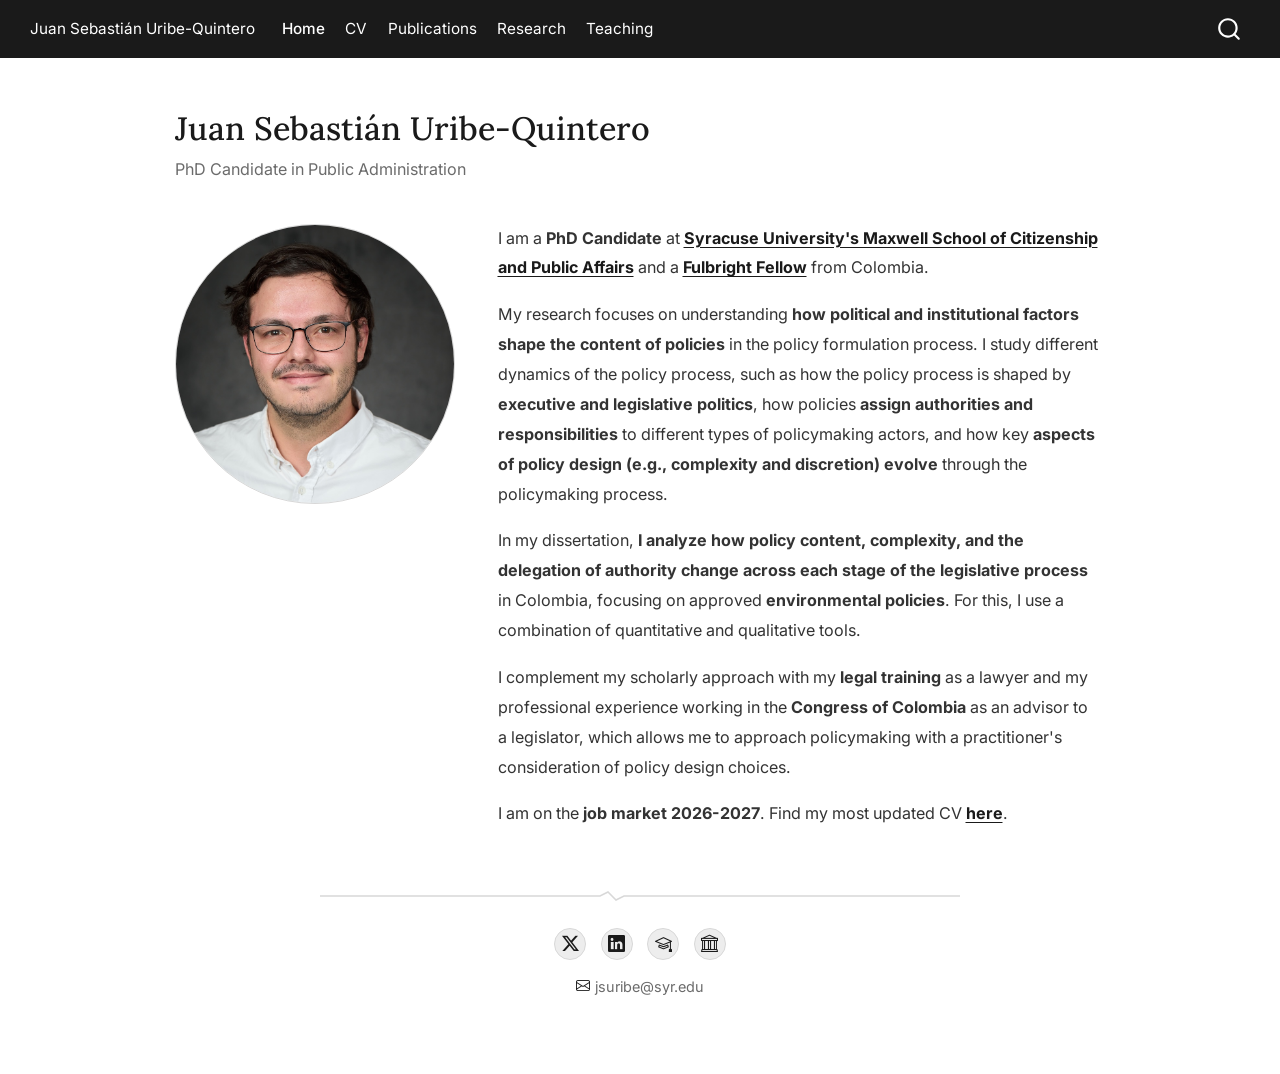
<file: index.html>
<!DOCTYPE html>
<html xmlns="http://www.w3.org/1999/xhtml" lang="en" xml:lang="en"><head>

<meta charset="utf-8">
<meta name="generator" content="quarto-1.9.37">

<meta name="viewport" content="width=device-width, initial-scale=1.0, user-scalable=yes">


<title>Juan Sebastián Uribe-Quintero</title>
<style>
/* Default styles provided by pandoc.
** See https://pandoc.org/MANUAL.html#variables-for-html for config info.
*/
code{white-space: pre-wrap;}
span.smallcaps{font-variant: small-caps;}
div.columns{display: flex; gap: min(4vw, 1.5em);}
div.column{flex: auto; overflow-x: auto;}
div.hanging-indent{margin-left: 1.5em; text-indent: -1.5em;}
ul.task-list{list-style: none;}
ul.task-list li input[type="checkbox"] {
  width: 0.8em;
  margin: 0 0.8em 0.2em -1em; /* quarto-specific, see https://github.com/quarto-dev/quarto-cli/issues/4556 */ 
  vertical-align: middle;
}
</style>


<script src="site_libs/quarto-nav/quarto-nav.js"></script>
<script src="site_libs/quarto-nav/headroom.min.js"></script>
<script src="site_libs/clipboard/clipboard.min.js"></script>
<script src="site_libs/quarto-search/autocomplete.umd.js"></script>
<script src="site_libs/quarto-search/fuse.min.js"></script>
<script src="site_libs/quarto-search/quarto-search.js"></script>
<meta name="quarto:offset" content="./">
<script src="site_libs/quarto-html/quarto.js" type="module"></script>
<script src="site_libs/quarto-html/tabsets/tabsets.js" type="module"></script>
<script src="site_libs/quarto-html/popper.min.js"></script>
<script src="site_libs/quarto-html/tippy.umd.min.js"></script>
<script src="site_libs/quarto-html/anchor.min.js"></script>
<link href="site_libs/quarto-html/tippy.css" rel="stylesheet">
<link href="site_libs/quarto-html/quarto-syntax-highlighting-7f8f88aac4f3542376d5c11b86a4c14d.css" rel="stylesheet" id="quarto-text-highlighting-styles">
<script src="site_libs/bootstrap/bootstrap.min.js"></script>
<link href="site_libs/bootstrap/bootstrap-icons.css" rel="stylesheet">
<link href="site_libs/bootstrap/bootstrap-7c0d62356f257a6a62d82369d6a83275.min.css" rel="stylesheet" append-hash="true" id="quarto-bootstrap" data-mode="light">
<script id="quarto-search-options" type="application/json">{
  "location": "navbar",
  "copy-button": false,
  "collapse-after": 3,
  "panel-placement": "end",
  "type": "overlay",
  "limit": 50,
  "keyboard-shortcut": [
    "f",
    "/",
    "s"
  ],
  "show-item-context": false,
  "language": {
    "search-no-results-text": "No results",
    "search-matching-documents-text": "matching documents",
    "search-copy-link-title": "Copy link to search",
    "search-hide-matches-text": "Hide additional matches",
    "search-more-match-text": "more match in this document",
    "search-more-matches-text": "more matches in this document",
    "search-clear-button-title": "Clear",
    "search-text-placeholder": "",
    "search-detached-cancel-button-title": "Cancel",
    "search-submit-button-title": "Submit",
    "search-label": "Search"
  }
}</script>
<script async="" src="https://www.googletagmanager.com/gtag/js?id=G-H1GMNETBVV"></script>

<script type="text/javascript">

window.dataLayer = window.dataLayer || [];
function gtag(){dataLayer.push(arguments);}
gtag('js', new Date());
gtag('config', 'G-H1GMNETBVV', { 'anonymize_ip': true});
</script>
<link rel="stylesheet" href="https://cdn.jsdelivr.net/npm/bootstrap-icons@1.11.3/font/bootstrap-icons.min.css">
<link rel="preconnect" href="https://fonts.googleapis.com">
<link href="https://fonts.googleapis.com/css2?family=Lora:wght@400;500&amp;family=Inter:wght@400;500&amp;display=swap" rel="stylesheet">


<link rel="stylesheet" href="styles.css">
</head>

<body class="nav-fixed fullcontent quarto-light">

<div id="quarto-search-results"></div>
  <header id="quarto-header" class="headroom fixed-top">
    <nav class="navbar navbar-expand-lg " data-bs-theme="dark">
      <div class="navbar-container container-fluid">
      <div class="navbar-brand-container mx-auto">
    <a class="navbar-brand" href="./index.html">
    <span class="navbar-title">Juan Sebastián Uribe-Quintero</span>
    </a>
  </div>
            <div id="quarto-search" class="" title="Search"></div>
          <button class="navbar-toggler" type="button" data-bs-toggle="collapse" data-bs-target="#navbarCollapse" aria-controls="navbarCollapse" role="menu" aria-expanded="false" aria-label="Toggle navigation" onclick="if (window.quartoToggleHeadroom) { window.quartoToggleHeadroom(); }">
  <span class="navbar-toggler-icon"></span>
</button>
          <div class="collapse navbar-collapse" id="navbarCollapse">
            <ul class="navbar-nav navbar-nav-scroll me-auto">
  <li class="nav-item">
    <a class="nav-link active" href="./index.html" aria-current="page"> 
<span class="menu-text">Home</span></a>
  </li>  
  <li class="nav-item">
    <a class="nav-link" href="./cv.html"> 
<span class="menu-text">CV</span></a>
  </li>  
  <li class="nav-item">
    <a class="nav-link" href="./publications.html"> 
<span class="menu-text">Publications</span></a>
  </li>  
  <li class="nav-item">
    <a class="nav-link" href="./research.html"> 
<span class="menu-text">Research</span></a>
  </li>  
  <li class="nav-item">
    <a class="nav-link" href="./teaching.html"> 
<span class="menu-text">Teaching</span></a>
  </li>  
</ul>
          </div> <!-- /navcollapse -->
            <div class="quarto-navbar-tools">
</div>
      </div> <!-- /container-fluid -->
    </nav>
</header>
<!-- content -->
<div id="quarto-content" class="quarto-container page-columns page-rows-contents page-layout-article page-navbar">
<!-- sidebar -->
<!-- margin-sidebar -->
    
<!-- main -->
<main class="content" id="quarto-document-content"><header id="title-block-header" class="quarto-title-block"></header>




<div class="name-heading">Juan Sebastián Uribe-Quintero</div>
<div class="subtitle">PhD Candidate in Public Administration</div>
<div class="home-flex">
  <div class="avatar-circle">
    <img src="files/photo.jpg" alt="Juan Sebastián Uribe-Quintero">
  </div>
  <div class="bio-text">
    <p>I am a <strong>PhD Candidate</strong> at <a href="https://www.maxwell.syr.edu/"><strong>Syracuse University's Maxwell School of Citizenship and Public Affairs</strong></a> and a <a href="https://fulbright.edu.co/"><strong>Fulbright Fellow</strong></a> from Colombia.</p>
    <p>My research focuses on understanding <strong>how political and institutional factors shape the content of policies</strong> in the policy formulation process. I study different dynamics of the policy process, such as how the policy process is shaped by <strong>executive and legislative politics</strong>, how policies <strong>assign authorities and responsibilities</strong> to different types of policymaking actors, and how key <strong>aspects of policy design (e.g., complexity and discretion) evolve</strong> through the policymaking process.</p>
    <p>In my dissertation, <strong>I analyze how policy content, complexity, and the delegation of authority change across each stage of the legislative process</strong> in Colombia, focusing on approved <strong>environmental policies</strong>. For this, I use a combination of quantitative and qualitative tools.</p>
    <p>I complement my scholarly approach with my <strong>legal training</strong> as a lawyer and my professional experience working in the <strong>Congress of Colombia</strong> as an advisor to a legislator, which allows me to approach policymaking with a practitioner's consideration of policy design choices.</p>
    <p>I am on the <strong>job market 2026-2027</strong>. Find my most updated CV <a href="files/cv-english.pdf" target="_blank"><strong>here</strong></a>.</p>
  </div>
</div>
<svg class="divider-verse" viewbox="0 0 640 14" xmlns="http://www.w3.org/2000/svg">
  <path d="M0,7 L280,7 L288,3 L296,11 L304,7 L640,7" stroke="#d8d8d8" stroke-width="1.5" fill="none"></path>
</svg>
<div class="social-row">
  <a class="social-icon" href="https://x.com/JuanSUribeQ" aria-label="Twitter/X"><i class="bi bi-twitter-x"></i></a>
  <a class="social-icon" href="https://www.linkedin.com/in/juansuribeq/" aria-label="LinkedIn"><i class="bi bi-linkedin"></i></a>
  <a class="social-icon" href="https://scholar.google.com/citations?user=bV47-oQAAAAJ&amp;hl=en" aria-label="Google Scholar"><i class="bi bi-mortarboard"></i></a>
  <a class="social-icon" href="https://www.maxwell.syr.edu/research/center-for-policy-research/people/students/juan-sebasti%C3%A1n-uribe-quintero" aria-label="Syracuse University"><i class="bi bi-bank"></i></a>
</div>
<div class="contact-row">
  <span><i class="bi bi-envelope"></i>jsuribe@syr.edu</span>
</div>



</main> <!-- /main -->
<script id="quarto-html-after-body" type="application/javascript">
  window.document.addEventListener("DOMContentLoaded", function (event) {
    const icon = "";
    const anchorJS = new window.AnchorJS();
    anchorJS.options = {
      placement: 'right',
      icon: icon
    };
    anchorJS.add('.anchored');
    const isCodeAnnotation = (el) => {
      for (const clz of el.classList) {
        if (clz.startsWith('code-annotation-')) {                     
          return true;
        }
      }
      return false;
    }
    const onCopySuccess = function(e) {
      // button target
      const button = e.trigger;
      // don't keep focus
      button.blur();
      // flash "checked"
      button.classList.add('code-copy-button-checked');
      var currentTitle = button.getAttribute("title");
      button.setAttribute("title", "Copied!");
      let tooltip;
      if (window.bootstrap) {
        button.setAttribute("data-bs-toggle", "tooltip");
        button.setAttribute("data-bs-placement", "left");
        button.setAttribute("data-bs-title", "Copied!");
        tooltip = new bootstrap.Tooltip(button, 
          { trigger: "manual", 
            customClass: "code-copy-button-tooltip",
            offset: [0, -8]});
        tooltip.show();    
      }
      setTimeout(function() {
        if (tooltip) {
          tooltip.hide();
          button.removeAttribute("data-bs-title");
          button.removeAttribute("data-bs-toggle");
          button.removeAttribute("data-bs-placement");
        }
        button.setAttribute("title", currentTitle);
        button.classList.remove('code-copy-button-checked');
      }, 1000);
      // clear code selection
      e.clearSelection();
    }
    const getTextToCopy = function(trigger) {
      const outerScaffold = trigger.parentElement.cloneNode(true);
      const codeEl = outerScaffold.querySelector('code');
      for (const childEl of codeEl.children) {
        if (isCodeAnnotation(childEl)) {
          childEl.remove();
        }
      }
      return codeEl.innerText;
    }
    const clipboard = new window.ClipboardJS('.code-copy-button:not([data-in-quarto-modal])', {
      text: getTextToCopy
    });
    clipboard.on('success', onCopySuccess);
    if (window.document.getElementById('quarto-embedded-source-code-modal')) {
      const clipboardModal = new window.ClipboardJS('.code-copy-button[data-in-quarto-modal]', {
        text: getTextToCopy,
        container: window.document.getElementById('quarto-embedded-source-code-modal')
      });
      clipboardModal.on('success', onCopySuccess);
    }
      var localhostRegex = new RegExp(/^(?:http|https):\/\/localhost\:?[0-9]*\//);
      var mailtoRegex = new RegExp(/^mailto:/);
        var filterRegex = new RegExp("https:\/\/juansuribeq\.github\.io\/");
      var isInternal = (href) => {
          return filterRegex.test(href) || localhostRegex.test(href) || mailtoRegex.test(href);
      }
      // Inspect non-navigation links and adorn them if external
     var links = window.document.querySelectorAll('a[href]:not(.nav-link):not(.navbar-brand):not(.toc-action):not(.sidebar-link):not(.sidebar-item-toggle):not(.pagination-link):not(.no-external):not([aria-hidden]):not(.dropdown-item):not(.quarto-navigation-tool):not(.about-link)');
      for (var i=0; i<links.length; i++) {
        const link = links[i];
        if (!isInternal(link.href)) {
          // undo the damage that might have been done by quarto-nav.js in the case of
          // links that we want to consider external
          if (link.dataset.originalHref !== undefined) {
            link.href = link.dataset.originalHref;
          }
        }
      }
    function tippyHover(el, contentFn, onTriggerFn, onUntriggerFn) {
      const config = {
        allowHTML: true,
        maxWidth: 500,
        delay: 100,
        arrow: false,
        appendTo: function(el) {
            return el.parentElement;
        },
        interactive: true,
        interactiveBorder: 10,
        theme: 'quarto',
        placement: 'bottom-start',
      };
      if (contentFn) {
        config.content = contentFn;
      }
      if (onTriggerFn) {
        config.onTrigger = onTriggerFn;
      }
      if (onUntriggerFn) {
        config.onUntrigger = onUntriggerFn;
      }
      window.tippy(el, config); 
    }
    const noterefs = window.document.querySelectorAll('a[role="doc-noteref"]');
    for (var i=0; i<noterefs.length; i++) {
      const ref = noterefs[i];
      tippyHover(ref, function() {
        // use id or data attribute instead here
        let href = ref.getAttribute('data-footnote-href') || ref.getAttribute('href');
        try { href = new URL(href).hash; } catch {}
        const id = href.replace(/^#\/?/, "");
        const note = window.document.getElementById(id);
        if (note) {
          return note.innerHTML;
        } else {
          return "";
        }
      });
    }
    const xrefs = window.document.querySelectorAll('a.quarto-xref');
    const processXRef = (id, note) => {
      // Strip column container classes
      const stripColumnClz = (el) => {
        el.classList.remove("page-full", "page-columns");
        if (el.children) {
          for (const child of el.children) {
            stripColumnClz(child);
          }
        }
      }
      stripColumnClz(note)
      if (id === null || id.startsWith('sec-')) {
        // Special case sections, only their first couple elements
        const container = document.createElement("div");
        if (note.children && note.children.length > 2) {
          container.appendChild(note.children[0].cloneNode(true));
          for (let i = 1; i < note.children.length; i++) {
            const child = note.children[i];
            if (child.tagName === "P" && child.innerText === "") {
              continue;
            } else {
              container.appendChild(child.cloneNode(true));
              break;
            }
          }
          if (window.Quarto?.typesetMath) {
            window.Quarto.typesetMath(container);
          }
          return container.innerHTML
        } else {
          if (window.Quarto?.typesetMath) {
            window.Quarto.typesetMath(note);
          }
          return note.innerHTML;
        }
      } else {
        // Remove any anchor links if they are present
        const anchorLink = note.querySelector('a.anchorjs-link');
        if (anchorLink) {
          anchorLink.remove();
        }
        if (window.Quarto?.typesetMath) {
          window.Quarto.typesetMath(note);
        }
        if (note.classList.contains("callout")) {
          return note.outerHTML;
        } else {
          return note.innerHTML;
        }
      }
    }
    for (var i=0; i<xrefs.length; i++) {
      const xref = xrefs[i];
      tippyHover(xref, undefined, function(instance) {
        instance.disable();
        let url = xref.getAttribute('href');
        let hash = undefined; 
        if (url.startsWith('#')) {
          hash = url;
        } else {
          try { hash = new URL(url).hash; } catch {}
        }
        if (hash) {
          const id = hash.replace(/^#\/?/, "");
          const note = window.document.getElementById(id);
          if (note !== null) {
            try {
              const html = processXRef(id, note.cloneNode(true));
              instance.setContent(html);
            } finally {
              instance.enable();
              instance.show();
            }
          } else {
            // See if we can fetch this
            fetch(url.split('#')[0])
            .then(res => res.text())
            .then(html => {
              const parser = new DOMParser();
              const htmlDoc = parser.parseFromString(html, "text/html");
              const note = htmlDoc.getElementById(id);
              if (note !== null) {
                const html = processXRef(id, note);
                instance.setContent(html);
              } 
            }).finally(() => {
              instance.enable();
              instance.show();
            });
          }
        } else {
          // See if we can fetch a full url (with no hash to target)
          // This is a special case and we should probably do some content thinning / targeting
          fetch(url)
          .then(res => res.text())
          .then(html => {
            const parser = new DOMParser();
            const htmlDoc = parser.parseFromString(html, "text/html");
            const note = htmlDoc.querySelector('main.content');
            if (note !== null) {
              // This should only happen for chapter cross references
              // (since there is no id in the URL)
              // remove the first header
              if (note.children.length > 0 && note.children[0].tagName === "HEADER") {
                note.children[0].remove();
              }
              const html = processXRef(null, note);
              instance.setContent(html);
            } 
          }).finally(() => {
            instance.enable();
            instance.show();
          });
        }
      }, function(instance) {
      });
    }
        let selectedAnnoteEl;
        const selectorForAnnotation = ( cell, annotation) => {
          let cellAttr = 'data-code-cell="' + cell + '"';
          let lineAttr = 'data-code-annotation="' +  annotation + '"';
          const selector = 'span[' + cellAttr + '][' + lineAttr + ']';
          return selector;
        }
        const selectCodeLines = (annoteEl) => {
          const doc = window.document;
          const targetCell = annoteEl.getAttribute("data-target-cell");
          const targetAnnotation = annoteEl.getAttribute("data-target-annotation");
          const annoteSpan = window.document.querySelector(selectorForAnnotation(targetCell, targetAnnotation));
          const lines = annoteSpan.getAttribute("data-code-lines").split(",");
          const lineIds = lines.map((line) => {
            return targetCell + "-" + line;
          })
          let top = null;
          let height = null;
          let parent = null;
          if (lineIds.length > 0) {
              //compute the position of the single el (top and bottom and make a div)
              const el = window.document.getElementById(lineIds[0]);
              top = el.offsetTop;
              height = el.offsetHeight;
              parent = el.parentElement.parentElement;
            if (lineIds.length > 1) {
              const lastEl = window.document.getElementById(lineIds[lineIds.length - 1]);
              const bottom = lastEl.offsetTop + lastEl.offsetHeight;
              height = bottom - top;
            }
            if (top !== null && height !== null && parent !== null) {
              // cook up a div (if necessary) and position it 
              let div = window.document.getElementById("code-annotation-line-highlight");
              if (div === null) {
                div = window.document.createElement("div");
                div.setAttribute("id", "code-annotation-line-highlight");
                div.style.position = 'absolute';
                parent.appendChild(div);
              }
              div.style.top = top - 2 + "px";
              div.style.height = height + 4 + "px";
              div.style.left = 0;
              let gutterDiv = window.document.getElementById("code-annotation-line-highlight-gutter");
              if (gutterDiv === null) {
                gutterDiv = window.document.createElement("div");
                gutterDiv.setAttribute("id", "code-annotation-line-highlight-gutter");
                gutterDiv.style.position = 'absolute';
                const codeCell = window.document.getElementById(targetCell);
                const gutter = codeCell.querySelector('.code-annotation-gutter');
                gutter.appendChild(gutterDiv);
              }
              gutterDiv.style.top = top - 2 + "px";
              gutterDiv.style.height = height + 4 + "px";
            }
            selectedAnnoteEl = annoteEl;
          }
        };
        const unselectCodeLines = () => {
          const elementsIds = ["code-annotation-line-highlight", "code-annotation-line-highlight-gutter"];
          elementsIds.forEach((elId) => {
            const div = window.document.getElementById(elId);
            if (div) {
              div.remove();
            }
          });
          selectedAnnoteEl = undefined;
        };
          // Handle positioning of the toggle
      window.addEventListener(
        "resize",
        throttle(() => {
          elRect = undefined;
          if (selectedAnnoteEl) {
            selectCodeLines(selectedAnnoteEl);
          }
        }, 10)
      );
      function throttle(fn, ms) {
      let throttle = false;
      let timer;
        return (...args) => {
          if(!throttle) { // first call gets through
              fn.apply(this, args);
              throttle = true;
          } else { // all the others get throttled
              if(timer) clearTimeout(timer); // cancel #2
              timer = setTimeout(() => {
                fn.apply(this, args);
                timer = throttle = false;
              }, ms);
          }
        };
      }
        // Attach click handler to the DT
        const annoteDls = window.document.querySelectorAll('dt[data-target-cell]');
        for (const annoteDlNode of annoteDls) {
          annoteDlNode.addEventListener('click', (event) => {
            const clickedEl = event.target;
            if (clickedEl !== selectedAnnoteEl) {
              unselectCodeLines();
              const activeEl = window.document.querySelector('dt[data-target-cell].code-annotation-active');
              if (activeEl) {
                activeEl.classList.remove('code-annotation-active');
              }
              selectCodeLines(clickedEl);
              clickedEl.classList.add('code-annotation-active');
            } else {
              // Unselect the line
              unselectCodeLines();
              clickedEl.classList.remove('code-annotation-active');
            }
          });
        }
    const findCites = (el) => {
      const parentEl = el.parentElement;
      if (parentEl) {
        const cites = parentEl.dataset.cites;
        if (cites) {
          return {
            el,
            cites: cites.split(' ')
          };
        } else {
          return findCites(el.parentElement)
        }
      } else {
        return undefined;
      }
    };
    var bibliorefs = window.document.querySelectorAll('a[role="doc-biblioref"]');
    for (var i=0; i<bibliorefs.length; i++) {
      const ref = bibliorefs[i];
      const citeInfo = findCites(ref);
      if (citeInfo) {
        tippyHover(citeInfo.el, function() {
          var popup = window.document.createElement('div');
          citeInfo.cites.forEach(function(cite) {
            var citeDiv = window.document.createElement('div');
            citeDiv.classList.add('hanging-indent');
            citeDiv.classList.add('csl-entry');
            var biblioDiv = window.document.getElementById('ref-' + cite);
            if (biblioDiv) {
              citeDiv.innerHTML = biblioDiv.innerHTML;
            }
            popup.appendChild(citeDiv);
          });
          return popup.innerHTML;
        });
      }
    }
  });
  </script>
</div> <!-- /content -->




</body></html>
</file>
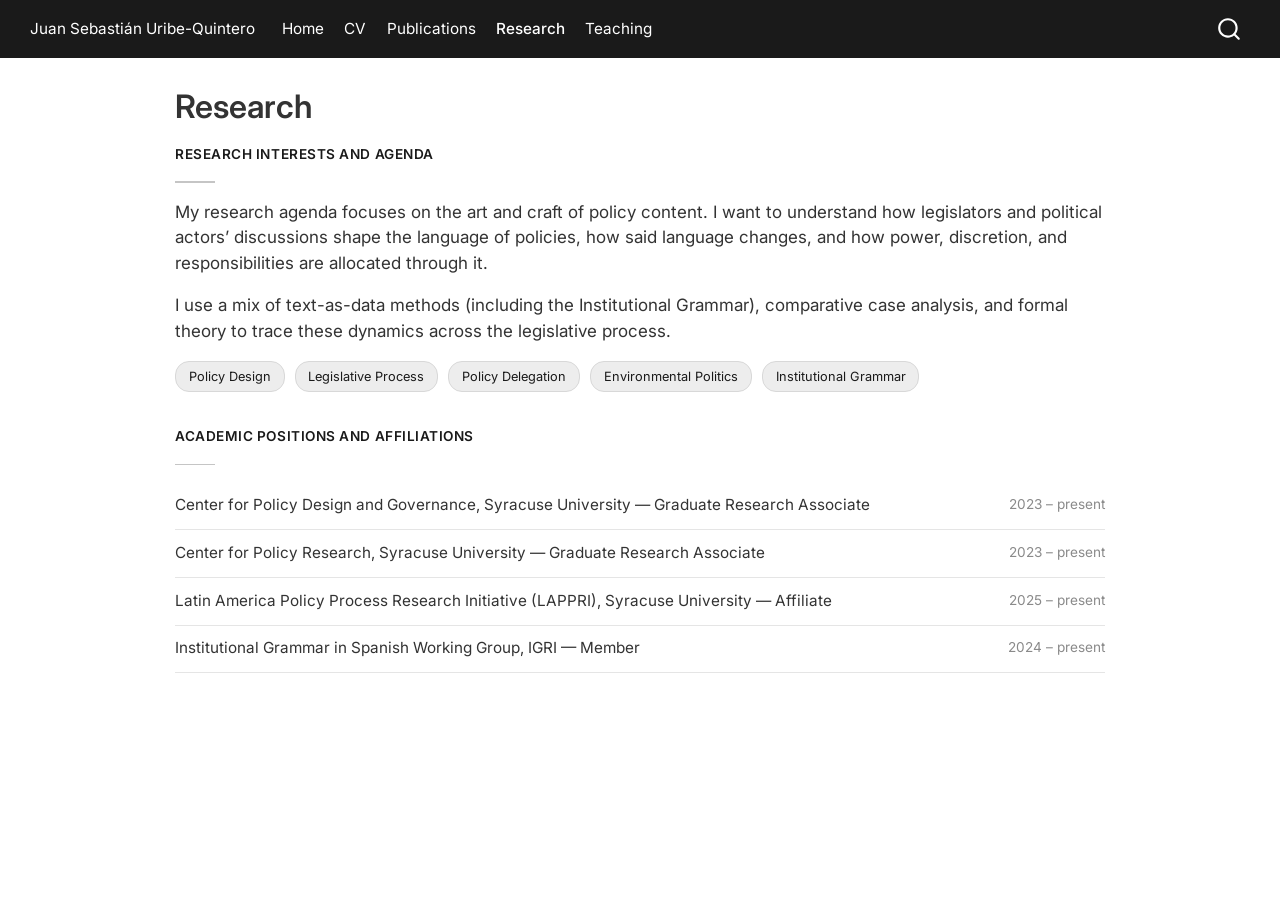
<file: research.html>
<!DOCTYPE html>
<html xmlns="http://www.w3.org/1999/xhtml" lang="en" xml:lang="en"><head>

<meta charset="utf-8">
<meta name="generator" content="quarto-1.9.37">

<meta name="viewport" content="width=device-width, initial-scale=1.0, user-scalable=yes">


<title>Research – Juan Sebastián Uribe-Quintero</title>
<style>
/* Default styles provided by pandoc.
** See https://pandoc.org/MANUAL.html#variables-for-html for config info.
*/
code{white-space: pre-wrap;}
span.smallcaps{font-variant: small-caps;}
div.columns{display: flex; gap: min(4vw, 1.5em);}
div.column{flex: auto; overflow-x: auto;}
div.hanging-indent{margin-left: 1.5em; text-indent: -1.5em;}
ul.task-list{list-style: none;}
ul.task-list li input[type="checkbox"] {
  width: 0.8em;
  margin: 0 0.8em 0.2em -1em; /* quarto-specific, see https://github.com/quarto-dev/quarto-cli/issues/4556 */ 
  vertical-align: middle;
}
</style>


<script src="site_libs/quarto-nav/quarto-nav.js"></script>
<script src="site_libs/quarto-nav/headroom.min.js"></script>
<script src="site_libs/clipboard/clipboard.min.js"></script>
<script src="site_libs/quarto-search/autocomplete.umd.js"></script>
<script src="site_libs/quarto-search/fuse.min.js"></script>
<script src="site_libs/quarto-search/quarto-search.js"></script>
<meta name="quarto:offset" content="./">
<script src="site_libs/quarto-html/quarto.js" type="module"></script>
<script src="site_libs/quarto-html/tabsets/tabsets.js" type="module"></script>
<script src="site_libs/quarto-html/popper.min.js"></script>
<script src="site_libs/quarto-html/tippy.umd.min.js"></script>
<script src="site_libs/quarto-html/anchor.min.js"></script>
<link href="site_libs/quarto-html/tippy.css" rel="stylesheet">
<link href="site_libs/quarto-html/quarto-syntax-highlighting-7f8f88aac4f3542376d5c11b86a4c14d.css" rel="stylesheet" id="quarto-text-highlighting-styles">
<script src="site_libs/bootstrap/bootstrap.min.js"></script>
<link href="site_libs/bootstrap/bootstrap-icons.css" rel="stylesheet">
<link href="site_libs/bootstrap/bootstrap-7c0d62356f257a6a62d82369d6a83275.min.css" rel="stylesheet" append-hash="true" id="quarto-bootstrap" data-mode="light">
<script id="quarto-search-options" type="application/json">{
  "location": "navbar",
  "copy-button": false,
  "collapse-after": 3,
  "panel-placement": "end",
  "type": "overlay",
  "limit": 50,
  "keyboard-shortcut": [
    "f",
    "/",
    "s"
  ],
  "show-item-context": false,
  "language": {
    "search-no-results-text": "No results",
    "search-matching-documents-text": "matching documents",
    "search-copy-link-title": "Copy link to search",
    "search-hide-matches-text": "Hide additional matches",
    "search-more-match-text": "more match in this document",
    "search-more-matches-text": "more matches in this document",
    "search-clear-button-title": "Clear",
    "search-text-placeholder": "",
    "search-detached-cancel-button-title": "Cancel",
    "search-submit-button-title": "Submit",
    "search-label": "Search"
  }
}</script>
<script async="" src="https://www.googletagmanager.com/gtag/js?id=G-H1GMNETBVV"></script>

<script type="text/javascript">

window.dataLayer = window.dataLayer || [];
function gtag(){dataLayer.push(arguments);}
gtag('js', new Date());
gtag('config', 'G-H1GMNETBVV', { 'anonymize_ip': true});
</script>
<link rel="stylesheet" href="https://cdn.jsdelivr.net/npm/bootstrap-icons@1.11.3/font/bootstrap-icons.min.css">
<link rel="preconnect" href="https://fonts.googleapis.com">
<link href="https://fonts.googleapis.com/css2?family=Lora:wght@400;500&amp;family=Inter:wght@400;500&amp;display=swap" rel="stylesheet">


<link rel="stylesheet" href="styles.css">
</head>

<body class="nav-fixed fullcontent quarto-light">

<div id="quarto-search-results"></div>
  <header id="quarto-header" class="headroom fixed-top">
    <nav class="navbar navbar-expand-lg " data-bs-theme="dark">
      <div class="navbar-container container-fluid">
      <div class="navbar-brand-container mx-auto">
    <a class="navbar-brand" href="./index.html">
    <span class="navbar-title">Juan Sebastián Uribe-Quintero</span>
    </a>
  </div>
            <div id="quarto-search" class="" title="Search"></div>
          <button class="navbar-toggler" type="button" data-bs-toggle="collapse" data-bs-target="#navbarCollapse" aria-controls="navbarCollapse" role="menu" aria-expanded="false" aria-label="Toggle navigation" onclick="if (window.quartoToggleHeadroom) { window.quartoToggleHeadroom(); }">
  <span class="navbar-toggler-icon"></span>
</button>
          <div class="collapse navbar-collapse" id="navbarCollapse">
            <ul class="navbar-nav navbar-nav-scroll me-auto">
  <li class="nav-item">
    <a class="nav-link" href="./index.html"> 
<span class="menu-text">Home</span></a>
  </li>  
  <li class="nav-item">
    <a class="nav-link" href="./cv.html"> 
<span class="menu-text">CV</span></a>
  </li>  
  <li class="nav-item">
    <a class="nav-link" href="./publications.html"> 
<span class="menu-text">Publications</span></a>
  </li>  
  <li class="nav-item">
    <a class="nav-link active" href="./research.html" aria-current="page"> 
<span class="menu-text">Research</span></a>
  </li>  
  <li class="nav-item">
    <a class="nav-link" href="./teaching.html"> 
<span class="menu-text">Teaching</span></a>
  </li>  
</ul>
          </div> <!-- /navcollapse -->
            <div class="quarto-navbar-tools">
</div>
      </div> <!-- /container-fluid -->
    </nav>
</header>
<!-- content -->
<div id="quarto-content" class="quarto-container page-columns page-rows-contents page-layout-article page-navbar">
<!-- sidebar -->
<!-- margin-sidebar -->
    
<!-- main -->
<main class="content" id="quarto-document-content">

<header id="title-block-header" class="quarto-title-block default">
<div class="quarto-title">
<h1 class="title">Research</h1>
</div>



<div class="quarto-title-meta">

    
  
    
  </div>
  


</header>


<div class="section-label">Research Interests and Agenda</div>
<hr class="section-rule">
<p>My research agenda focuses on the art and craft of policy content. I want to understand how legislators and political actors’ discussions shape the language of policies, how said language changes, and how power, discretion, and responsibilities are allocated through it.</p>
<p>I use a mix of text-as-data methods (including the Institutional Grammar), comparative case analysis, and formal theory to trace these dynamics across the legislative process.</p>
<div class="tag-row">
  <span class="tag">Policy Design</span>
  <span class="tag">Legislative Process</span>
  <span class="tag">Policy Delegation</span>
  <span class="tag">Environmental Politics</span>
  <span class="tag">Institutional Grammar</span>
</div>

<div class="section-label">Academic Positions and Affiliations</div>
<hr class="section-rule">

<div class="group-entry">
  <a href="https://www.maxwell.syr.edu/research/center-for-policy-design-and-governance/people/students" target="_blank" style="color: inherit; text-decoration: none;">Center for Policy Design and Governance, Syracuse University — Graduate Research Associate</a>
  <span class="dates">2023 – present</span>
</div>
<div class="group-entry">
  <a href="https://www.maxwell.syr.edu/research/center-for-policy-research/people/students" target="_blank" style="color: inherit; text-decoration: none;">Center for Policy Research, Syracuse University — Graduate Research Associate</a>
  <span class="dates">2023 – present</span>
</div>
<div class="group-entry">
  <a href="https://www.maxwell.syr.edu/research/center-for-policy-design-and-governance/research-initiatives/latin-america-policy-process-research-initiative" target="_blank" style="color: inherit; text-decoration: none;">Latin America Policy Process Research Initiative (LAPPRI), Syracuse University — Affiliate</a>
  <span class="dates">2025 – present</span>
</div>
<div class="group-entry">
  <a href="https://institutionalgrammar.org/research/igri-working-groups/" target="_blank" style="color: inherit; text-decoration: none;">Institutional Grammar in Spanish Working Group, IGRI — Member</a>
  <span class="dates">2024 – present</span>
</div>



</main> <!-- /main -->
<script id="quarto-html-after-body" type="application/javascript">
  window.document.addEventListener("DOMContentLoaded", function (event) {
    const icon = "";
    const anchorJS = new window.AnchorJS();
    anchorJS.options = {
      placement: 'right',
      icon: icon
    };
    anchorJS.add('.anchored');
    const isCodeAnnotation = (el) => {
      for (const clz of el.classList) {
        if (clz.startsWith('code-annotation-')) {                     
          return true;
        }
      }
      return false;
    }
    const onCopySuccess = function(e) {
      // button target
      const button = e.trigger;
      // don't keep focus
      button.blur();
      // flash "checked"
      button.classList.add('code-copy-button-checked');
      var currentTitle = button.getAttribute("title");
      button.setAttribute("title", "Copied!");
      let tooltip;
      if (window.bootstrap) {
        button.setAttribute("data-bs-toggle", "tooltip");
        button.setAttribute("data-bs-placement", "left");
        button.setAttribute("data-bs-title", "Copied!");
        tooltip = new bootstrap.Tooltip(button, 
          { trigger: "manual", 
            customClass: "code-copy-button-tooltip",
            offset: [0, -8]});
        tooltip.show();    
      }
      setTimeout(function() {
        if (tooltip) {
          tooltip.hide();
          button.removeAttribute("data-bs-title");
          button.removeAttribute("data-bs-toggle");
          button.removeAttribute("data-bs-placement");
        }
        button.setAttribute("title", currentTitle);
        button.classList.remove('code-copy-button-checked');
      }, 1000);
      // clear code selection
      e.clearSelection();
    }
    const getTextToCopy = function(trigger) {
      const outerScaffold = trigger.parentElement.cloneNode(true);
      const codeEl = outerScaffold.querySelector('code');
      for (const childEl of codeEl.children) {
        if (isCodeAnnotation(childEl)) {
          childEl.remove();
        }
      }
      return codeEl.innerText;
    }
    const clipboard = new window.ClipboardJS('.code-copy-button:not([data-in-quarto-modal])', {
      text: getTextToCopy
    });
    clipboard.on('success', onCopySuccess);
    if (window.document.getElementById('quarto-embedded-source-code-modal')) {
      const clipboardModal = new window.ClipboardJS('.code-copy-button[data-in-quarto-modal]', {
        text: getTextToCopy,
        container: window.document.getElementById('quarto-embedded-source-code-modal')
      });
      clipboardModal.on('success', onCopySuccess);
    }
      var localhostRegex = new RegExp(/^(?:http|https):\/\/localhost\:?[0-9]*\//);
      var mailtoRegex = new RegExp(/^mailto:/);
        var filterRegex = new RegExp("https:\/\/juansuribeq\.github\.io\/");
      var isInternal = (href) => {
          return filterRegex.test(href) || localhostRegex.test(href) || mailtoRegex.test(href);
      }
      // Inspect non-navigation links and adorn them if external
     var links = window.document.querySelectorAll('a[href]:not(.nav-link):not(.navbar-brand):not(.toc-action):not(.sidebar-link):not(.sidebar-item-toggle):not(.pagination-link):not(.no-external):not([aria-hidden]):not(.dropdown-item):not(.quarto-navigation-tool):not(.about-link)');
      for (var i=0; i<links.length; i++) {
        const link = links[i];
        if (!isInternal(link.href)) {
          // undo the damage that might have been done by quarto-nav.js in the case of
          // links that we want to consider external
          if (link.dataset.originalHref !== undefined) {
            link.href = link.dataset.originalHref;
          }
        }
      }
    function tippyHover(el, contentFn, onTriggerFn, onUntriggerFn) {
      const config = {
        allowHTML: true,
        maxWidth: 500,
        delay: 100,
        arrow: false,
        appendTo: function(el) {
            return el.parentElement;
        },
        interactive: true,
        interactiveBorder: 10,
        theme: 'quarto',
        placement: 'bottom-start',
      };
      if (contentFn) {
        config.content = contentFn;
      }
      if (onTriggerFn) {
        config.onTrigger = onTriggerFn;
      }
      if (onUntriggerFn) {
        config.onUntrigger = onUntriggerFn;
      }
      window.tippy(el, config); 
    }
    const noterefs = window.document.querySelectorAll('a[role="doc-noteref"]');
    for (var i=0; i<noterefs.length; i++) {
      const ref = noterefs[i];
      tippyHover(ref, function() {
        // use id or data attribute instead here
        let href = ref.getAttribute('data-footnote-href') || ref.getAttribute('href');
        try { href = new URL(href).hash; } catch {}
        const id = href.replace(/^#\/?/, "");
        const note = window.document.getElementById(id);
        if (note) {
          return note.innerHTML;
        } else {
          return "";
        }
      });
    }
    const xrefs = window.document.querySelectorAll('a.quarto-xref');
    const processXRef = (id, note) => {
      // Strip column container classes
      const stripColumnClz = (el) => {
        el.classList.remove("page-full", "page-columns");
        if (el.children) {
          for (const child of el.children) {
            stripColumnClz(child);
          }
        }
      }
      stripColumnClz(note)
      if (id === null || id.startsWith('sec-')) {
        // Special case sections, only their first couple elements
        const container = document.createElement("div");
        if (note.children && note.children.length > 2) {
          container.appendChild(note.children[0].cloneNode(true));
          for (let i = 1; i < note.children.length; i++) {
            const child = note.children[i];
            if (child.tagName === "P" && child.innerText === "") {
              continue;
            } else {
              container.appendChild(child.cloneNode(true));
              break;
            }
          }
          if (window.Quarto?.typesetMath) {
            window.Quarto.typesetMath(container);
          }
          return container.innerHTML
        } else {
          if (window.Quarto?.typesetMath) {
            window.Quarto.typesetMath(note);
          }
          return note.innerHTML;
        }
      } else {
        // Remove any anchor links if they are present
        const anchorLink = note.querySelector('a.anchorjs-link');
        if (anchorLink) {
          anchorLink.remove();
        }
        if (window.Quarto?.typesetMath) {
          window.Quarto.typesetMath(note);
        }
        if (note.classList.contains("callout")) {
          return note.outerHTML;
        } else {
          return note.innerHTML;
        }
      }
    }
    for (var i=0; i<xrefs.length; i++) {
      const xref = xrefs[i];
      tippyHover(xref, undefined, function(instance) {
        instance.disable();
        let url = xref.getAttribute('href');
        let hash = undefined; 
        if (url.startsWith('#')) {
          hash = url;
        } else {
          try { hash = new URL(url).hash; } catch {}
        }
        if (hash) {
          const id = hash.replace(/^#\/?/, "");
          const note = window.document.getElementById(id);
          if (note !== null) {
            try {
              const html = processXRef(id, note.cloneNode(true));
              instance.setContent(html);
            } finally {
              instance.enable();
              instance.show();
            }
          } else {
            // See if we can fetch this
            fetch(url.split('#')[0])
            .then(res => res.text())
            .then(html => {
              const parser = new DOMParser();
              const htmlDoc = parser.parseFromString(html, "text/html");
              const note = htmlDoc.getElementById(id);
              if (note !== null) {
                const html = processXRef(id, note);
                instance.setContent(html);
              } 
            }).finally(() => {
              instance.enable();
              instance.show();
            });
          }
        } else {
          // See if we can fetch a full url (with no hash to target)
          // This is a special case and we should probably do some content thinning / targeting
          fetch(url)
          .then(res => res.text())
          .then(html => {
            const parser = new DOMParser();
            const htmlDoc = parser.parseFromString(html, "text/html");
            const note = htmlDoc.querySelector('main.content');
            if (note !== null) {
              // This should only happen for chapter cross references
              // (since there is no id in the URL)
              // remove the first header
              if (note.children.length > 0 && note.children[0].tagName === "HEADER") {
                note.children[0].remove();
              }
              const html = processXRef(null, note);
              instance.setContent(html);
            } 
          }).finally(() => {
            instance.enable();
            instance.show();
          });
        }
      }, function(instance) {
      });
    }
        let selectedAnnoteEl;
        const selectorForAnnotation = ( cell, annotation) => {
          let cellAttr = 'data-code-cell="' + cell + '"';
          let lineAttr = 'data-code-annotation="' +  annotation + '"';
          const selector = 'span[' + cellAttr + '][' + lineAttr + ']';
          return selector;
        }
        const selectCodeLines = (annoteEl) => {
          const doc = window.document;
          const targetCell = annoteEl.getAttribute("data-target-cell");
          const targetAnnotation = annoteEl.getAttribute("data-target-annotation");
          const annoteSpan = window.document.querySelector(selectorForAnnotation(targetCell, targetAnnotation));
          const lines = annoteSpan.getAttribute("data-code-lines").split(",");
          const lineIds = lines.map((line) => {
            return targetCell + "-" + line;
          })
          let top = null;
          let height = null;
          let parent = null;
          if (lineIds.length > 0) {
              //compute the position of the single el (top and bottom and make a div)
              const el = window.document.getElementById(lineIds[0]);
              top = el.offsetTop;
              height = el.offsetHeight;
              parent = el.parentElement.parentElement;
            if (lineIds.length > 1) {
              const lastEl = window.document.getElementById(lineIds[lineIds.length - 1]);
              const bottom = lastEl.offsetTop + lastEl.offsetHeight;
              height = bottom - top;
            }
            if (top !== null && height !== null && parent !== null) {
              // cook up a div (if necessary) and position it 
              let div = window.document.getElementById("code-annotation-line-highlight");
              if (div === null) {
                div = window.document.createElement("div");
                div.setAttribute("id", "code-annotation-line-highlight");
                div.style.position = 'absolute';
                parent.appendChild(div);
              }
              div.style.top = top - 2 + "px";
              div.style.height = height + 4 + "px";
              div.style.left = 0;
              let gutterDiv = window.document.getElementById("code-annotation-line-highlight-gutter");
              if (gutterDiv === null) {
                gutterDiv = window.document.createElement("div");
                gutterDiv.setAttribute("id", "code-annotation-line-highlight-gutter");
                gutterDiv.style.position = 'absolute';
                const codeCell = window.document.getElementById(targetCell);
                const gutter = codeCell.querySelector('.code-annotation-gutter');
                gutter.appendChild(gutterDiv);
              }
              gutterDiv.style.top = top - 2 + "px";
              gutterDiv.style.height = height + 4 + "px";
            }
            selectedAnnoteEl = annoteEl;
          }
        };
        const unselectCodeLines = () => {
          const elementsIds = ["code-annotation-line-highlight", "code-annotation-line-highlight-gutter"];
          elementsIds.forEach((elId) => {
            const div = window.document.getElementById(elId);
            if (div) {
              div.remove();
            }
          });
          selectedAnnoteEl = undefined;
        };
          // Handle positioning of the toggle
      window.addEventListener(
        "resize",
        throttle(() => {
          elRect = undefined;
          if (selectedAnnoteEl) {
            selectCodeLines(selectedAnnoteEl);
          }
        }, 10)
      );
      function throttle(fn, ms) {
      let throttle = false;
      let timer;
        return (...args) => {
          if(!throttle) { // first call gets through
              fn.apply(this, args);
              throttle = true;
          } else { // all the others get throttled
              if(timer) clearTimeout(timer); // cancel #2
              timer = setTimeout(() => {
                fn.apply(this, args);
                timer = throttle = false;
              }, ms);
          }
        };
      }
        // Attach click handler to the DT
        const annoteDls = window.document.querySelectorAll('dt[data-target-cell]');
        for (const annoteDlNode of annoteDls) {
          annoteDlNode.addEventListener('click', (event) => {
            const clickedEl = event.target;
            if (clickedEl !== selectedAnnoteEl) {
              unselectCodeLines();
              const activeEl = window.document.querySelector('dt[data-target-cell].code-annotation-active');
              if (activeEl) {
                activeEl.classList.remove('code-annotation-active');
              }
              selectCodeLines(clickedEl);
              clickedEl.classList.add('code-annotation-active');
            } else {
              // Unselect the line
              unselectCodeLines();
              clickedEl.classList.remove('code-annotation-active');
            }
          });
        }
    const findCites = (el) => {
      const parentEl = el.parentElement;
      if (parentEl) {
        const cites = parentEl.dataset.cites;
        if (cites) {
          return {
            el,
            cites: cites.split(' ')
          };
        } else {
          return findCites(el.parentElement)
        }
      } else {
        return undefined;
      }
    };
    var bibliorefs = window.document.querySelectorAll('a[role="doc-biblioref"]');
    for (var i=0; i<bibliorefs.length; i++) {
      const ref = bibliorefs[i];
      const citeInfo = findCites(ref);
      if (citeInfo) {
        tippyHover(citeInfo.el, function() {
          var popup = window.document.createElement('div');
          citeInfo.cites.forEach(function(cite) {
            var citeDiv = window.document.createElement('div');
            citeDiv.classList.add('hanging-indent');
            citeDiv.classList.add('csl-entry');
            var biblioDiv = window.document.getElementById('ref-' + cite);
            if (biblioDiv) {
              citeDiv.innerHTML = biblioDiv.innerHTML;
            }
            popup.appendChild(citeDiv);
          });
          return popup.innerHTML;
        });
      }
    }
  });
  </script>
</div> <!-- /content -->




</body></html>
</file>
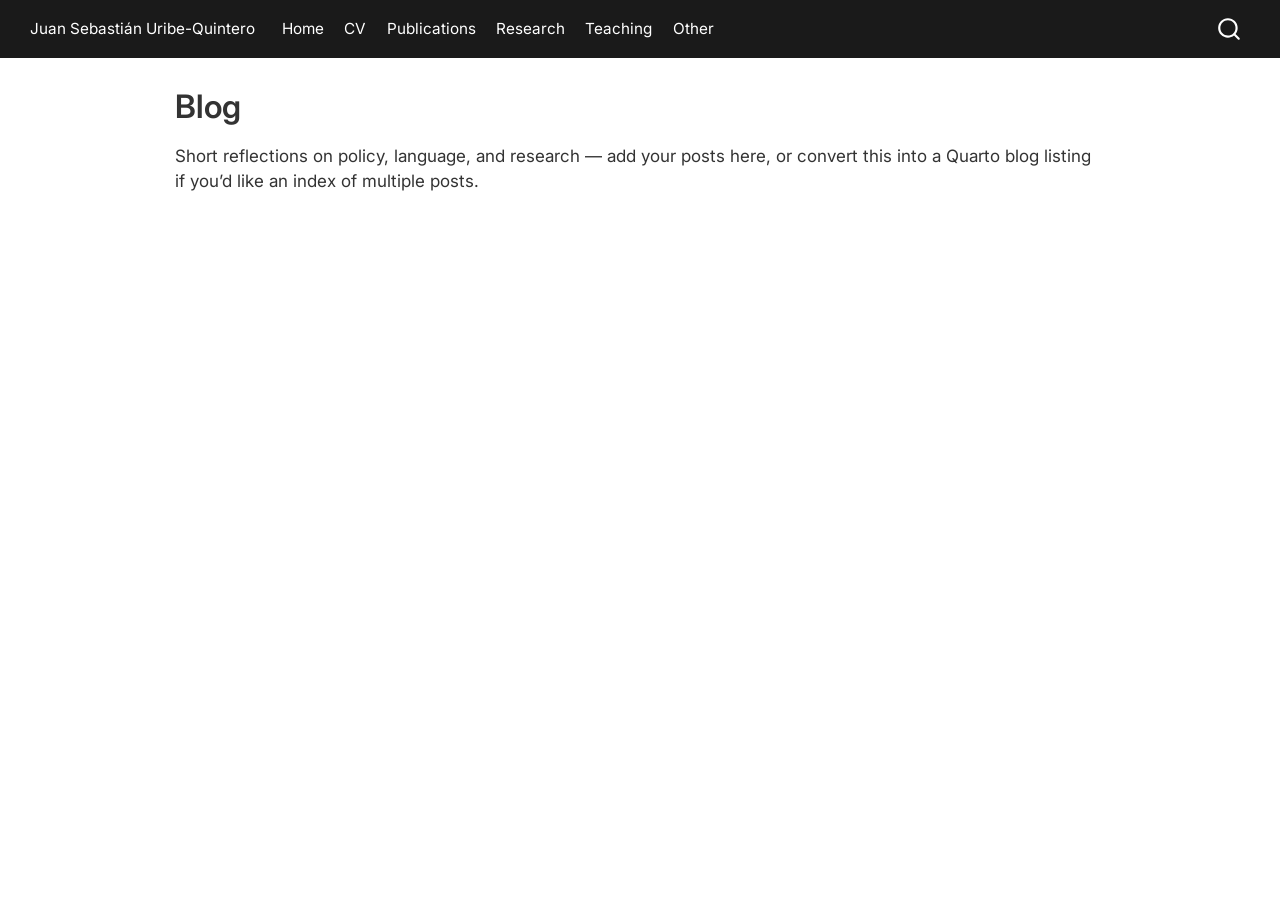
<file: other/blog.html>
<!DOCTYPE html>
<html xmlns="http://www.w3.org/1999/xhtml" lang="en" xml:lang="en"><head>

<meta charset="utf-8">
<meta name="generator" content="quarto-1.9.37">

<meta name="viewport" content="width=device-width, initial-scale=1.0, user-scalable=yes">


<title>Blog – Juan Sebastián Uribe-Quintero</title>
<style>
/* Default styles provided by pandoc.
** See https://pandoc.org/MANUAL.html#variables-for-html for config info.
*/
code{white-space: pre-wrap;}
span.smallcaps{font-variant: small-caps;}
div.columns{display: flex; gap: min(4vw, 1.5em);}
div.column{flex: auto; overflow-x: auto;}
div.hanging-indent{margin-left: 1.5em; text-indent: -1.5em;}
ul.task-list{list-style: none;}
ul.task-list li input[type="checkbox"] {
  width: 0.8em;
  margin: 0 0.8em 0.2em -1em; /* quarto-specific, see https://github.com/quarto-dev/quarto-cli/issues/4556 */ 
  vertical-align: middle;
}
</style>


<script src="../site_libs/quarto-nav/quarto-nav.js"></script>
<script src="../site_libs/quarto-nav/headroom.min.js"></script>
<script src="../site_libs/clipboard/clipboard.min.js"></script>
<script src="../site_libs/quarto-search/autocomplete.umd.js"></script>
<script src="../site_libs/quarto-search/fuse.min.js"></script>
<script src="../site_libs/quarto-search/quarto-search.js"></script>
<meta name="quarto:offset" content="../">
<script src="../site_libs/quarto-html/quarto.js" type="module"></script>
<script src="../site_libs/quarto-html/tabsets/tabsets.js" type="module"></script>
<script src="../site_libs/quarto-html/popper.min.js"></script>
<script src="../site_libs/quarto-html/tippy.umd.min.js"></script>
<script src="../site_libs/quarto-html/anchor.min.js"></script>
<link href="../site_libs/quarto-html/tippy.css" rel="stylesheet">
<link href="../site_libs/quarto-html/quarto-syntax-highlighting-7f8f88aac4f3542376d5c11b86a4c14d.css" rel="stylesheet" id="quarto-text-highlighting-styles">
<script src="../site_libs/bootstrap/bootstrap.min.js"></script>
<link href="../site_libs/bootstrap/bootstrap-icons.css" rel="stylesheet">
<link href="../site_libs/bootstrap/bootstrap-7c0d62356f257a6a62d82369d6a83275.min.css" rel="stylesheet" append-hash="true" id="quarto-bootstrap" data-mode="light">
<script id="quarto-search-options" type="application/json">{
  "location": "navbar",
  "copy-button": false,
  "collapse-after": 3,
  "panel-placement": "end",
  "type": "overlay",
  "limit": 50,
  "keyboard-shortcut": [
    "f",
    "/",
    "s"
  ],
  "show-item-context": false,
  "language": {
    "search-no-results-text": "No results",
    "search-matching-documents-text": "matching documents",
    "search-copy-link-title": "Copy link to search",
    "search-hide-matches-text": "Hide additional matches",
    "search-more-match-text": "more match in this document",
    "search-more-matches-text": "more matches in this document",
    "search-clear-button-title": "Clear",
    "search-text-placeholder": "",
    "search-detached-cancel-button-title": "Cancel",
    "search-submit-button-title": "Submit",
    "search-label": "Search"
  }
}</script>
<link rel="stylesheet" href="https://cdn.jsdelivr.net/npm/bootstrap-icons@1.11.3/font/bootstrap-icons.min.css">
<link rel="preconnect" href="https://fonts.googleapis.com">
<link href="https://fonts.googleapis.com/css2?family=Lora:wght@400;500&amp;family=Inter:wght@400;500&amp;display=swap" rel="stylesheet">


<link rel="stylesheet" href="../styles.css">
</head>

<body class="nav-fixed fullcontent quarto-light">

<div id="quarto-search-results"></div>
  <header id="quarto-header" class="headroom fixed-top">
    <nav class="navbar navbar-expand-lg " data-bs-theme="dark">
      <div class="navbar-container container-fluid">
      <div class="navbar-brand-container mx-auto">
    <a class="navbar-brand" href="../index.html">
    <span class="navbar-title">Juan Sebastián Uribe-Quintero</span>
    </a>
  </div>
            <div id="quarto-search" class="" title="Search"></div>
          <button class="navbar-toggler" type="button" data-bs-toggle="collapse" data-bs-target="#navbarCollapse" aria-controls="navbarCollapse" role="menu" aria-expanded="false" aria-label="Toggle navigation" onclick="if (window.quartoToggleHeadroom) { window.quartoToggleHeadroom(); }">
  <span class="navbar-toggler-icon"></span>
</button>
          <div class="collapse navbar-collapse" id="navbarCollapse">
            <ul class="navbar-nav navbar-nav-scroll me-auto">
  <li class="nav-item">
    <a class="nav-link" href="../index.html"> 
<span class="menu-text">Home</span></a>
  </li>  
  <li class="nav-item">
    <a class="nav-link" href="../cv.html"> 
<span class="menu-text">CV</span></a>
  </li>  
  <li class="nav-item">
    <a class="nav-link" href="../publications.html"> 
<span class="menu-text">Publications</span></a>
  </li>  
  <li class="nav-item">
    <a class="nav-link" href="../research.html"> 
<span class="menu-text">Research</span></a>
  </li>  
  <li class="nav-item">
    <a class="nav-link" href="../teaching.html"> 
<span class="menu-text">Teaching</span></a>
  </li>  
  <li class="nav-item">
    <a class="nav-link" href="../other.html"> 
<span class="menu-text">Other</span></a>
  </li>  
</ul>
          </div> <!-- /navcollapse -->
            <div class="quarto-navbar-tools">
</div>
      </div> <!-- /container-fluid -->
    </nav>
</header>
<!-- content -->
<div id="quarto-content" class="quarto-container page-columns page-rows-contents page-layout-article page-navbar">
<!-- sidebar -->
<!-- margin-sidebar -->
    
<!-- main -->
<main class="content" id="quarto-document-content">

<header id="title-block-header" class="quarto-title-block default">
<div class="quarto-title">
<h1 class="title">Blog</h1>
</div>



<div class="quarto-title-meta">

    
  
    
  </div>
  


</header>


<p>Short reflections on policy, language, and research — add your posts here, or convert this into a Quarto blog listing if you’d like an index of multiple posts.</p>



</main> <!-- /main -->
<script id="quarto-html-after-body" type="application/javascript">
  window.document.addEventListener("DOMContentLoaded", function (event) {
    const icon = "";
    const anchorJS = new window.AnchorJS();
    anchorJS.options = {
      placement: 'right',
      icon: icon
    };
    anchorJS.add('.anchored');
    const isCodeAnnotation = (el) => {
      for (const clz of el.classList) {
        if (clz.startsWith('code-annotation-')) {                     
          return true;
        }
      }
      return false;
    }
    const onCopySuccess = function(e) {
      // button target
      const button = e.trigger;
      // don't keep focus
      button.blur();
      // flash "checked"
      button.classList.add('code-copy-button-checked');
      var currentTitle = button.getAttribute("title");
      button.setAttribute("title", "Copied!");
      let tooltip;
      if (window.bootstrap) {
        button.setAttribute("data-bs-toggle", "tooltip");
        button.setAttribute("data-bs-placement", "left");
        button.setAttribute("data-bs-title", "Copied!");
        tooltip = new bootstrap.Tooltip(button, 
          { trigger: "manual", 
            customClass: "code-copy-button-tooltip",
            offset: [0, -8]});
        tooltip.show();    
      }
      setTimeout(function() {
        if (tooltip) {
          tooltip.hide();
          button.removeAttribute("data-bs-title");
          button.removeAttribute("data-bs-toggle");
          button.removeAttribute("data-bs-placement");
        }
        button.setAttribute("title", currentTitle);
        button.classList.remove('code-copy-button-checked');
      }, 1000);
      // clear code selection
      e.clearSelection();
    }
    const getTextToCopy = function(trigger) {
      const outerScaffold = trigger.parentElement.cloneNode(true);
      const codeEl = outerScaffold.querySelector('code');
      for (const childEl of codeEl.children) {
        if (isCodeAnnotation(childEl)) {
          childEl.remove();
        }
      }
      return codeEl.innerText;
    }
    const clipboard = new window.ClipboardJS('.code-copy-button:not([data-in-quarto-modal])', {
      text: getTextToCopy
    });
    clipboard.on('success', onCopySuccess);
    if (window.document.getElementById('quarto-embedded-source-code-modal')) {
      const clipboardModal = new window.ClipboardJS('.code-copy-button[data-in-quarto-modal]', {
        text: getTextToCopy,
        container: window.document.getElementById('quarto-embedded-source-code-modal')
      });
      clipboardModal.on('success', onCopySuccess);
    }
      var localhostRegex = new RegExp(/^(?:http|https):\/\/localhost\:?[0-9]*\//);
      var mailtoRegex = new RegExp(/^mailto:/);
        var filterRegex = new RegExp('/' + window.location.host + '/');
      var isInternal = (href) => {
          return filterRegex.test(href) || localhostRegex.test(href) || mailtoRegex.test(href);
      }
      // Inspect non-navigation links and adorn them if external
     var links = window.document.querySelectorAll('a[href]:not(.nav-link):not(.navbar-brand):not(.toc-action):not(.sidebar-link):not(.sidebar-item-toggle):not(.pagination-link):not(.no-external):not([aria-hidden]):not(.dropdown-item):not(.quarto-navigation-tool):not(.about-link)');
      for (var i=0; i<links.length; i++) {
        const link = links[i];
        if (!isInternal(link.href)) {
          // undo the damage that might have been done by quarto-nav.js in the case of
          // links that we want to consider external
          if (link.dataset.originalHref !== undefined) {
            link.href = link.dataset.originalHref;
          }
        }
      }
    function tippyHover(el, contentFn, onTriggerFn, onUntriggerFn) {
      const config = {
        allowHTML: true,
        maxWidth: 500,
        delay: 100,
        arrow: false,
        appendTo: function(el) {
            return el.parentElement;
        },
        interactive: true,
        interactiveBorder: 10,
        theme: 'quarto',
        placement: 'bottom-start',
      };
      if (contentFn) {
        config.content = contentFn;
      }
      if (onTriggerFn) {
        config.onTrigger = onTriggerFn;
      }
      if (onUntriggerFn) {
        config.onUntrigger = onUntriggerFn;
      }
      window.tippy(el, config); 
    }
    const noterefs = window.document.querySelectorAll('a[role="doc-noteref"]');
    for (var i=0; i<noterefs.length; i++) {
      const ref = noterefs[i];
      tippyHover(ref, function() {
        // use id or data attribute instead here
        let href = ref.getAttribute('data-footnote-href') || ref.getAttribute('href');
        try { href = new URL(href).hash; } catch {}
        const id = href.replace(/^#\/?/, "");
        const note = window.document.getElementById(id);
        if (note) {
          return note.innerHTML;
        } else {
          return "";
        }
      });
    }
    const xrefs = window.document.querySelectorAll('a.quarto-xref');
    const processXRef = (id, note) => {
      // Strip column container classes
      const stripColumnClz = (el) => {
        el.classList.remove("page-full", "page-columns");
        if (el.children) {
          for (const child of el.children) {
            stripColumnClz(child);
          }
        }
      }
      stripColumnClz(note)
      if (id === null || id.startsWith('sec-')) {
        // Special case sections, only their first couple elements
        const container = document.createElement("div");
        if (note.children && note.children.length > 2) {
          container.appendChild(note.children[0].cloneNode(true));
          for (let i = 1; i < note.children.length; i++) {
            const child = note.children[i];
            if (child.tagName === "P" && child.innerText === "") {
              continue;
            } else {
              container.appendChild(child.cloneNode(true));
              break;
            }
          }
          if (window.Quarto?.typesetMath) {
            window.Quarto.typesetMath(container);
          }
          return container.innerHTML
        } else {
          if (window.Quarto?.typesetMath) {
            window.Quarto.typesetMath(note);
          }
          return note.innerHTML;
        }
      } else {
        // Remove any anchor links if they are present
        const anchorLink = note.querySelector('a.anchorjs-link');
        if (anchorLink) {
          anchorLink.remove();
        }
        if (window.Quarto?.typesetMath) {
          window.Quarto.typesetMath(note);
        }
        if (note.classList.contains("callout")) {
          return note.outerHTML;
        } else {
          return note.innerHTML;
        }
      }
    }
    for (var i=0; i<xrefs.length; i++) {
      const xref = xrefs[i];
      tippyHover(xref, undefined, function(instance) {
        instance.disable();
        let url = xref.getAttribute('href');
        let hash = undefined; 
        if (url.startsWith('#')) {
          hash = url;
        } else {
          try { hash = new URL(url).hash; } catch {}
        }
        if (hash) {
          const id = hash.replace(/^#\/?/, "");
          const note = window.document.getElementById(id);
          if (note !== null) {
            try {
              const html = processXRef(id, note.cloneNode(true));
              instance.setContent(html);
            } finally {
              instance.enable();
              instance.show();
            }
          } else {
            // See if we can fetch this
            fetch(url.split('#')[0])
            .then(res => res.text())
            .then(html => {
              const parser = new DOMParser();
              const htmlDoc = parser.parseFromString(html, "text/html");
              const note = htmlDoc.getElementById(id);
              if (note !== null) {
                const html = processXRef(id, note);
                instance.setContent(html);
              } 
            }).finally(() => {
              instance.enable();
              instance.show();
            });
          }
        } else {
          // See if we can fetch a full url (with no hash to target)
          // This is a special case and we should probably do some content thinning / targeting
          fetch(url)
          .then(res => res.text())
          .then(html => {
            const parser = new DOMParser();
            const htmlDoc = parser.parseFromString(html, "text/html");
            const note = htmlDoc.querySelector('main.content');
            if (note !== null) {
              // This should only happen for chapter cross references
              // (since there is no id in the URL)
              // remove the first header
              if (note.children.length > 0 && note.children[0].tagName === "HEADER") {
                note.children[0].remove();
              }
              const html = processXRef(null, note);
              instance.setContent(html);
            } 
          }).finally(() => {
            instance.enable();
            instance.show();
          });
        }
      }, function(instance) {
      });
    }
        let selectedAnnoteEl;
        const selectorForAnnotation = ( cell, annotation) => {
          let cellAttr = 'data-code-cell="' + cell + '"';
          let lineAttr = 'data-code-annotation="' +  annotation + '"';
          const selector = 'span[' + cellAttr + '][' + lineAttr + ']';
          return selector;
        }
        const selectCodeLines = (annoteEl) => {
          const doc = window.document;
          const targetCell = annoteEl.getAttribute("data-target-cell");
          const targetAnnotation = annoteEl.getAttribute("data-target-annotation");
          const annoteSpan = window.document.querySelector(selectorForAnnotation(targetCell, targetAnnotation));
          const lines = annoteSpan.getAttribute("data-code-lines").split(",");
          const lineIds = lines.map((line) => {
            return targetCell + "-" + line;
          })
          let top = null;
          let height = null;
          let parent = null;
          if (lineIds.length > 0) {
              //compute the position of the single el (top and bottom and make a div)
              const el = window.document.getElementById(lineIds[0]);
              top = el.offsetTop;
              height = el.offsetHeight;
              parent = el.parentElement.parentElement;
            if (lineIds.length > 1) {
              const lastEl = window.document.getElementById(lineIds[lineIds.length - 1]);
              const bottom = lastEl.offsetTop + lastEl.offsetHeight;
              height = bottom - top;
            }
            if (top !== null && height !== null && parent !== null) {
              // cook up a div (if necessary) and position it 
              let div = window.document.getElementById("code-annotation-line-highlight");
              if (div === null) {
                div = window.document.createElement("div");
                div.setAttribute("id", "code-annotation-line-highlight");
                div.style.position = 'absolute';
                parent.appendChild(div);
              }
              div.style.top = top - 2 + "px";
              div.style.height = height + 4 + "px";
              div.style.left = 0;
              let gutterDiv = window.document.getElementById("code-annotation-line-highlight-gutter");
              if (gutterDiv === null) {
                gutterDiv = window.document.createElement("div");
                gutterDiv.setAttribute("id", "code-annotation-line-highlight-gutter");
                gutterDiv.style.position = 'absolute';
                const codeCell = window.document.getElementById(targetCell);
                const gutter = codeCell.querySelector('.code-annotation-gutter');
                gutter.appendChild(gutterDiv);
              }
              gutterDiv.style.top = top - 2 + "px";
              gutterDiv.style.height = height + 4 + "px";
            }
            selectedAnnoteEl = annoteEl;
          }
        };
        const unselectCodeLines = () => {
          const elementsIds = ["code-annotation-line-highlight", "code-annotation-line-highlight-gutter"];
          elementsIds.forEach((elId) => {
            const div = window.document.getElementById(elId);
            if (div) {
              div.remove();
            }
          });
          selectedAnnoteEl = undefined;
        };
          // Handle positioning of the toggle
      window.addEventListener(
        "resize",
        throttle(() => {
          elRect = undefined;
          if (selectedAnnoteEl) {
            selectCodeLines(selectedAnnoteEl);
          }
        }, 10)
      );
      function throttle(fn, ms) {
      let throttle = false;
      let timer;
        return (...args) => {
          if(!throttle) { // first call gets through
              fn.apply(this, args);
              throttle = true;
          } else { // all the others get throttled
              if(timer) clearTimeout(timer); // cancel #2
              timer = setTimeout(() => {
                fn.apply(this, args);
                timer = throttle = false;
              }, ms);
          }
        };
      }
        // Attach click handler to the DT
        const annoteDls = window.document.querySelectorAll('dt[data-target-cell]');
        for (const annoteDlNode of annoteDls) {
          annoteDlNode.addEventListener('click', (event) => {
            const clickedEl = event.target;
            if (clickedEl !== selectedAnnoteEl) {
              unselectCodeLines();
              const activeEl = window.document.querySelector('dt[data-target-cell].code-annotation-active');
              if (activeEl) {
                activeEl.classList.remove('code-annotation-active');
              }
              selectCodeLines(clickedEl);
              clickedEl.classList.add('code-annotation-active');
            } else {
              // Unselect the line
              unselectCodeLines();
              clickedEl.classList.remove('code-annotation-active');
            }
          });
        }
    const findCites = (el) => {
      const parentEl = el.parentElement;
      if (parentEl) {
        const cites = parentEl.dataset.cites;
        if (cites) {
          return {
            el,
            cites: cites.split(' ')
          };
        } else {
          return findCites(el.parentElement)
        }
      } else {
        return undefined;
      }
    };
    var bibliorefs = window.document.querySelectorAll('a[role="doc-biblioref"]');
    for (var i=0; i<bibliorefs.length; i++) {
      const ref = bibliorefs[i];
      const citeInfo = findCites(ref);
      if (citeInfo) {
        tippyHover(citeInfo.el, function() {
          var popup = window.document.createElement('div');
          citeInfo.cites.forEach(function(cite) {
            var citeDiv = window.document.createElement('div');
            citeDiv.classList.add('hanging-indent');
            citeDiv.classList.add('csl-entry');
            var biblioDiv = window.document.getElementById('ref-' + cite);
            if (biblioDiv) {
              citeDiv.innerHTML = biblioDiv.innerHTML;
            }
            popup.appendChild(citeDiv);
          });
          return popup.innerHTML;
        });
      }
    }
  });
  </script>
</div> <!-- /content -->




</body></html>
</file>
<file: site_libs/quarto-html/tippy.css>
.tippy-box[data-animation=fade][data-state=hidden]{opacity:0}[data-tippy-root]{max-width:calc(100vw - 10px)}.tippy-box{position:relative;background-color:#333;color:#fff;border-radius:4px;font-size:14px;line-height:1.4;white-space:normal;outline:0;transition-property:transform,visibility,opacity}.tippy-box[data-placement^=top]>.tippy-arrow{bottom:0}.tippy-box[data-placement^=top]>.tippy-arrow:before{bottom:-7px;left:0;border-width:8px 8px 0;border-top-color:initial;transform-origin:center top}.tippy-box[data-placement^=bottom]>.tippy-arrow{top:0}.tippy-box[data-placement^=bottom]>.tippy-arrow:before{top:-7px;left:0;border-width:0 8px 8px;border-bottom-color:initial;transform-origin:center bottom}.tippy-box[data-placement^=left]>.tippy-arrow{right:0}.tippy-box[data-placement^=left]>.tippy-arrow:before{border-width:8px 0 8px 8px;border-left-color:initial;right:-7px;transform-origin:center left}.tippy-box[data-placement^=right]>.tippy-arrow{left:0}.tippy-box[data-placement^=right]>.tippy-arrow:before{left:-7px;border-width:8px 8px 8px 0;border-right-color:initial;transform-origin:center right}.tippy-box[data-inertia][data-state=visible]{transition-timing-function:cubic-bezier(.54,1.5,.38,1.11)}.tippy-arrow{width:16px;height:16px;color:#333}.tippy-arrow:before{content:"";position:absolute;border-color:transparent;border-style:solid}.tippy-content{position:relative;padding:5px 9px;z-index:1}
</file>
<file: site_libs/quarto-html/quarto-syntax-highlighting-7f8f88aac4f3542376d5c11b86a4c14d.css>
/* quarto syntax highlight colors */
:root {
  --quarto-hl-ot-color: #003B4F;
  --quarto-hl-at-color: #657422;
  --quarto-hl-ss-color: #20794D;
  --quarto-hl-an-color: #5E5E5E;
  --quarto-hl-fu-color: #4758AB;
  --quarto-hl-st-color: #20794D;
  --quarto-hl-cf-color: #003B4F;
  --quarto-hl-op-color: #5E5E5E;
  --quarto-hl-er-color: #AD0000;
  --quarto-hl-bn-color: #AD0000;
  --quarto-hl-al-color: #AD0000;
  --quarto-hl-va-color: #111111;
  --quarto-hl-bu-color: inherit;
  --quarto-hl-ex-color: inherit;
  --quarto-hl-pp-color: #AD0000;
  --quarto-hl-in-color: #5E5E5E;
  --quarto-hl-vs-color: #20794D;
  --quarto-hl-wa-color: #5E5E5E;
  --quarto-hl-do-color: #5E5E5E;
  --quarto-hl-im-color: #00769E;
  --quarto-hl-ch-color: #20794D;
  --quarto-hl-dt-color: #AD0000;
  --quarto-hl-fl-color: #AD0000;
  --quarto-hl-co-color: #5E5E5E;
  --quarto-hl-cv-color: #5E5E5E;
  --quarto-hl-cn-color: #8f5902;
  --quarto-hl-sc-color: #5E5E5E;
  --quarto-hl-dv-color: #AD0000;
  --quarto-hl-kw-color: #003B4F;
}

/* other quarto variables */
:root {
  --quarto-font-monospace: SFMono-Regular, Menlo, Monaco, Consolas, "Liberation Mono", "Courier New", monospace;
}

/* syntax highlight based on Pandoc's rules */
pre > code.sourceCode > span {
  color: #003B4F;
}

code.sourceCode > span {
  color: #003B4F;
}

div.sourceCode,
div.sourceCode pre.sourceCode {
  color: #003B4F;
}

/* Normal */
code span {
  color: #003B4F;
}

/* Alert */
code span.al {
  color: #AD0000;
  font-style: inherit;
}

/* Annotation */
code span.an {
  color: #5E5E5E;
  font-style: inherit;
}

/* Attribute */
code span.at {
  color: #657422;
  font-style: inherit;
}

/* BaseN */
code span.bn {
  color: #AD0000;
  font-style: inherit;
}

/* BuiltIn */
code span.bu {
  font-style: inherit;
}

/* ControlFlow */
code span.cf {
  color: #003B4F;
  font-weight: bold;
  font-style: inherit;
}

/* Char */
code span.ch {
  color: #20794D;
  font-style: inherit;
}

/* Constant */
code span.cn {
  color: #8f5902;
  font-style: inherit;
}

/* Comment */
code span.co {
  color: #5E5E5E;
  font-style: inherit;
}

/* CommentVar */
code span.cv {
  color: #5E5E5E;
  font-style: italic;
}

/* Documentation */
code span.do {
  color: #5E5E5E;
  font-style: italic;
}

/* DataType */
code span.dt {
  color: #AD0000;
  font-style: inherit;
}

/* DecVal */
code span.dv {
  color: #AD0000;
  font-style: inherit;
}

/* Error */
code span.er {
  color: #AD0000;
  font-style: inherit;
}

/* Extension */
code span.ex {
  font-style: inherit;
}

/* Float */
code span.fl {
  color: #AD0000;
  font-style: inherit;
}

/* Function */
code span.fu {
  color: #4758AB;
  font-style: inherit;
}

/* Import */
code span.im {
  color: #00769E;
  font-style: inherit;
}

/* Information */
code span.in {
  color: #5E5E5E;
  font-style: inherit;
}

/* Keyword */
code span.kw {
  color: #003B4F;
  font-weight: bold;
  font-style: inherit;
}

/* Operator */
code span.op {
  color: #5E5E5E;
  font-style: inherit;
}

/* Other */
code span.ot {
  color: #003B4F;
  font-style: inherit;
}

/* Preprocessor */
code span.pp {
  color: #AD0000;
  font-style: inherit;
}

/* SpecialChar */
code span.sc {
  color: #5E5E5E;
  font-style: inherit;
}

/* SpecialString */
code span.ss {
  color: #20794D;
  font-style: inherit;
}

/* String */
code span.st {
  color: #20794D;
  font-style: inherit;
}

/* Variable */
code span.va {
  color: #111111;
  font-style: inherit;
}

/* VerbatimString */
code span.vs {
  color: #20794D;
  font-style: inherit;
}

/* Warning */
code span.wa {
  color: #5E5E5E;
  font-style: italic;
}

.prevent-inlining {
  content: "</";
}

/*# sourceMappingURL=789ad8cd35626ba772517505b42a116e.css.map */
</file>
<file: styles.css>
/* ---------- Home page ---------- */

#quarto-content {
  max-width: 1100px;
  margin: 0 auto;
  padding: 0 2rem;
}

.name-heading {
  font-family: "Lora", Georgia, serif;
  font-size: 1.9rem;
  font-weight: 500;
  color: #1a1a1a;
  margin-bottom: 0.2rem;
}

.subtitle {
  font-size: 0.95rem;
  color: #6b6b6b;
  margin-bottom: 2.5rem;
}

.home-flex {
  display: flex;
  gap: 2.5rem;
  align-items: flex-start;
  flex-wrap: wrap;
}

.avatar-circle {
  width: 280px;
  height: 280px;
  border-radius: 50%;
  background: #ededed;
  border: 1px solid #d8d8d8;
  flex-shrink: 0;
  display: flex;
  align-items: center;
  justify-content: center;
  overflow: hidden;
}

.avatar-circle img {
  width: 100%;
  height: 100%;
  object-fit: cover;
  object-position: center 20%;
}

.bio-text p {
  font-size: 0.95rem;
  line-height: 1.85;
  max-width: 600px;
  margin-bottom: 1rem;
}

.divider-verse {
  display: block;
  margin: 2.5rem auto 1.5rem;
  width: 100%;
  max-width: 640px;
}

.social-row {
  display: flex;
  gap: 0.85rem;
  justify-content: center;
  margin-bottom: 0.9rem;
}

.social-icon {
  width: 32px;
  height: 32px;
  border-radius: 50%;
  background: #ededed;
  border: 1px solid #d8d8d8;
  display: flex;
  align-items: center;
  justify-content: center;
  color: #1a1a1a;
  text-decoration: none;
}

.social-icon:hover {
  background: #e0e0e0;
}

.contact-row {
  display: flex;
  gap: 1.5rem;
  justify-content: center;
  flex-wrap: wrap;
  font-size: 0.85rem;
  color: #6b6b6b;
}

.contact-row i {
  color: #1a1a1a;
  margin-right: 0.35rem;
}

/* ---------- Section headers (used on Publications, Research, Teaching) ---------- */

.section-label {
  font-size: 0.8rem;
  font-weight: 600;
  color: #1a1a1a;
  text-transform: uppercase;
  letter-spacing: 0.04em;
  margin-bottom: 0.3rem;
}

.section-rule {
  height: 1.5px;
  width: 40px;
  background: #1a1a1a;
  margin-bottom: 1rem;
  border: none;
}

/* ---------- Publications ---------- */

.pub-entry {
  padding: 0.9rem 0;
  border-bottom: 0.5px solid #e5e5e5;
  display: flex;
  justify-content: space-between;
  align-items: flex-start;
  gap: 1rem;
}

.pub-entry .citation {
  font-size: 0.9rem;
  line-height: 1.6;
  color: #333333;
}

.pub-entry .links {
  display: flex;
  gap: 0.6rem;
  flex-shrink: 0;
  white-space: nowrap;
}

.pub-entry .links a {
  font-size: 0.8rem;
  color: #1a1a1a;
  text-decoration: none;
}

.pub-entry .links a:hover {
  text-decoration: underline;
}

.pub-section {
  margin-bottom: 2rem;
}

/* ---------- Research ---------- */

.tag-row {
  display: flex;
  gap: 0.6rem;
  flex-wrap: wrap;
  margin: 1rem 0 2rem;
}

.tag {
  font-size: 0.75rem;
  color: #1a1a1a;
  background: #ededed;
  border: 1px solid #d8d8d8;
  padding: 0.3rem 0.75rem;
  border-radius: 14px;
}

.group-entry {
  padding: 0.7rem 0;
  border-bottom: 0.5px solid #e5e5e5;
  display: flex;
  justify-content: space-between;
  font-size: 0.9rem;
  color: #333333;
}

.group-entry .dates {
  color: #8a8a8a;
  font-size: 0.8rem;
}

/* ---------- Teaching ---------- */

.teaching-institution {
  margin-bottom: 2rem;
}

.course-entry {
  padding: 0.7rem 0;
  border-bottom: 0.5px solid #e5e5e5;
  display: flex;
  justify-content: space-between;
  align-items: center;
  font-size: 0.9rem;
}

.course-entry .role {
  color: #8a8a8a;
  font-weight: 400;
}

.course-entry .term {
  color: #8a8a8a;
  font-size: 0.8rem;
  white-space: nowrap;
}

/* ---------- CV page ---------- */

.cv-cards {
  display: flex;
  gap: 1rem;
  justify-content: center;
  flex-wrap: wrap;
  margin: 2rem 0 1rem;
}

.cv-card {
  display: flex;
  flex-direction: column;
  align-items: center;
  gap: 0.6rem;
  padding: 1.4rem 2rem;
  border: 1px solid #d8d8d8;
  border-radius: 10px;
  width: 150px;
  text-decoration: none;
  color: #1a1a1a;
}

.cv-card:hover {
  background: #fafafa;
}

.cv-card i {
  font-size: 1.6rem;
}

.cv-updated {
  text-align: center;
  font-size: 0.75rem;
  color: #a6a196;
  margin-top: 1rem;
}

/* ---------- Other page ---------- */

.other-grid {
  display: grid;
  grid-template-columns: repeat(2, 1fr);
  gap: 1rem;
}

.other-card {
  border: 1px solid #e5e5e5;
  border-radius: 10px;
  padding: 1.3rem;
  text-decoration: none;
  color: inherit;
  display: block;
}

.other-card:hover {
  background: #fafafa;
}

.other-card i {
  font-size: 1.3rem;
  color: #1a1a1a;
  margin-bottom: 0.5rem;
  display: block;
}

.other-card .title {
  font-size: 0.95rem;
  font-weight: 500;
  color: #1a1a1a;
  margin-bottom: 0.3rem;
}

.other-card .desc {
  font-size: 0.8rem;
  color: #6b6b6b;
  line-height: 1.5;
}

@media (max-width: 600px) {
  .other-grid {
    grid-template-columns: 1fr;
  }
  .home-flex {
    flex-direction: column;
    align-items: center;
    text-align: center;
  }
  .bio-text p {
    max-width: 100%;
  }
}
</file>
